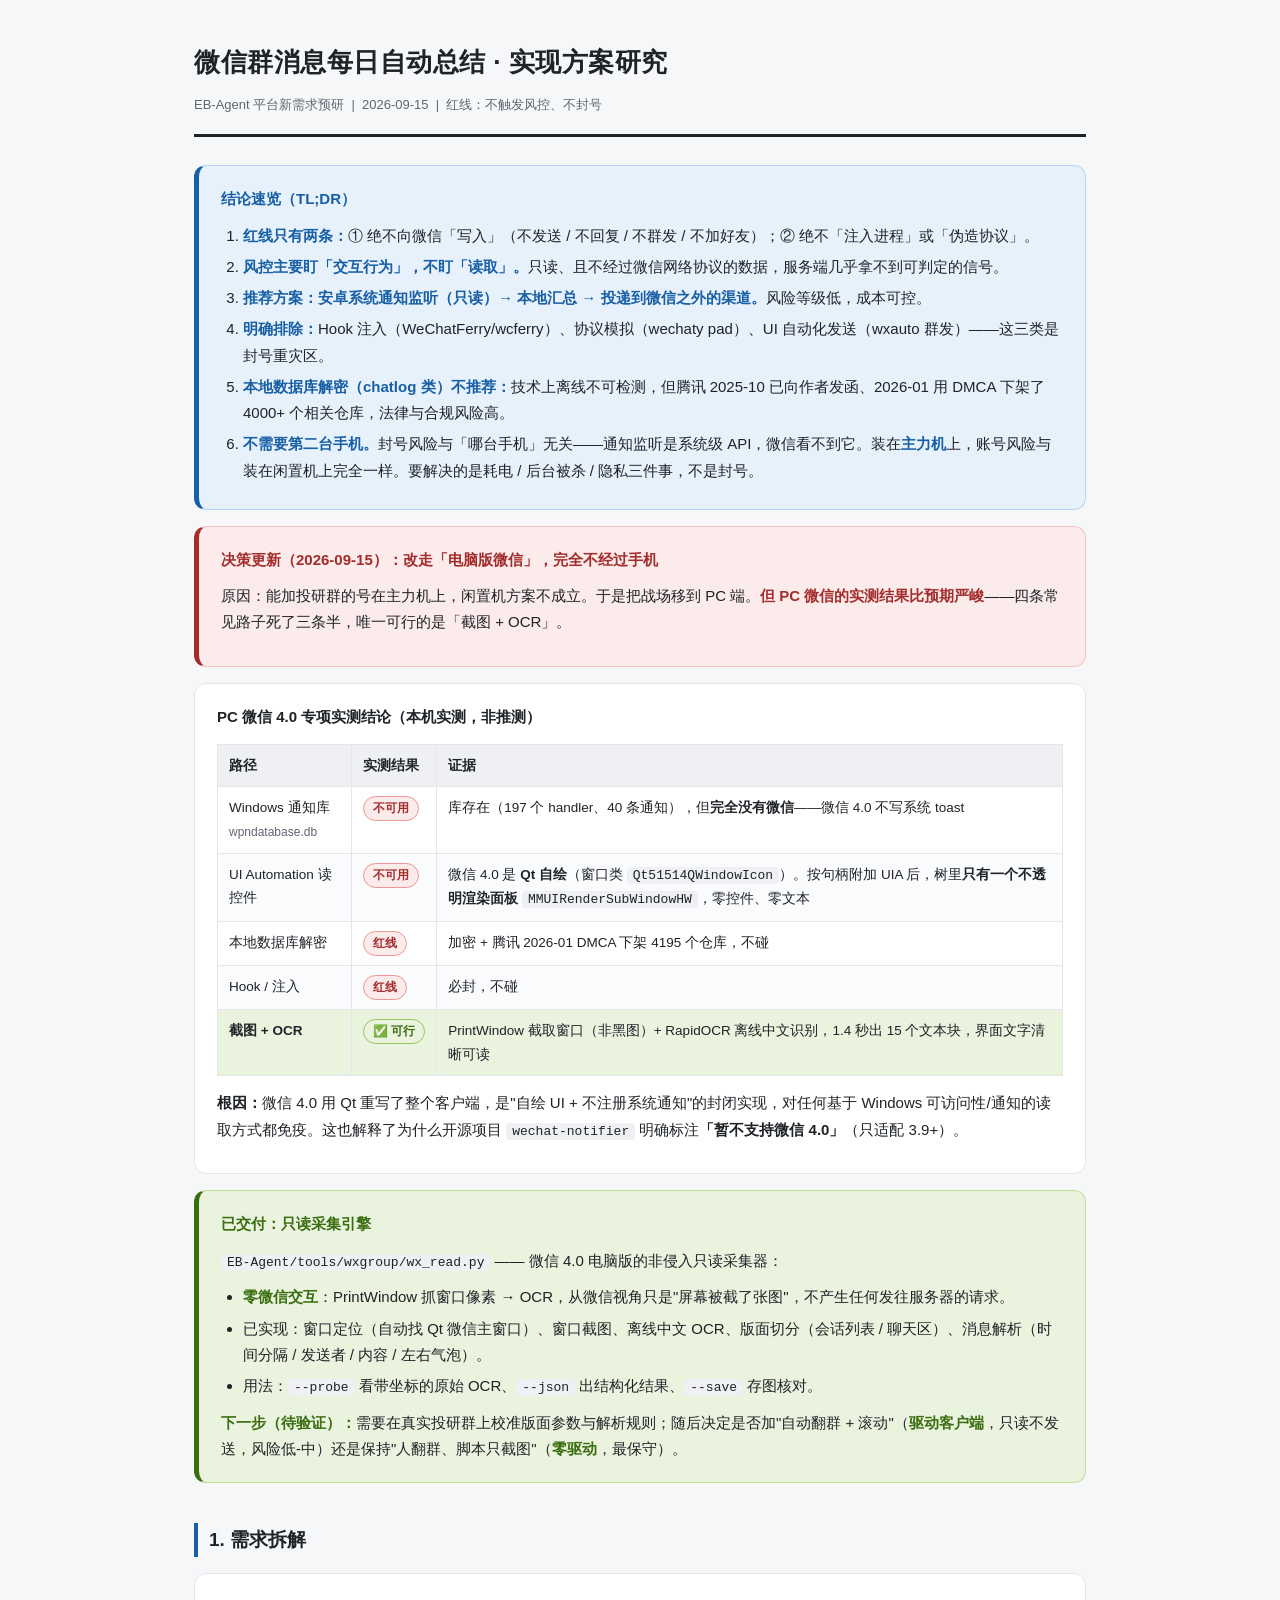
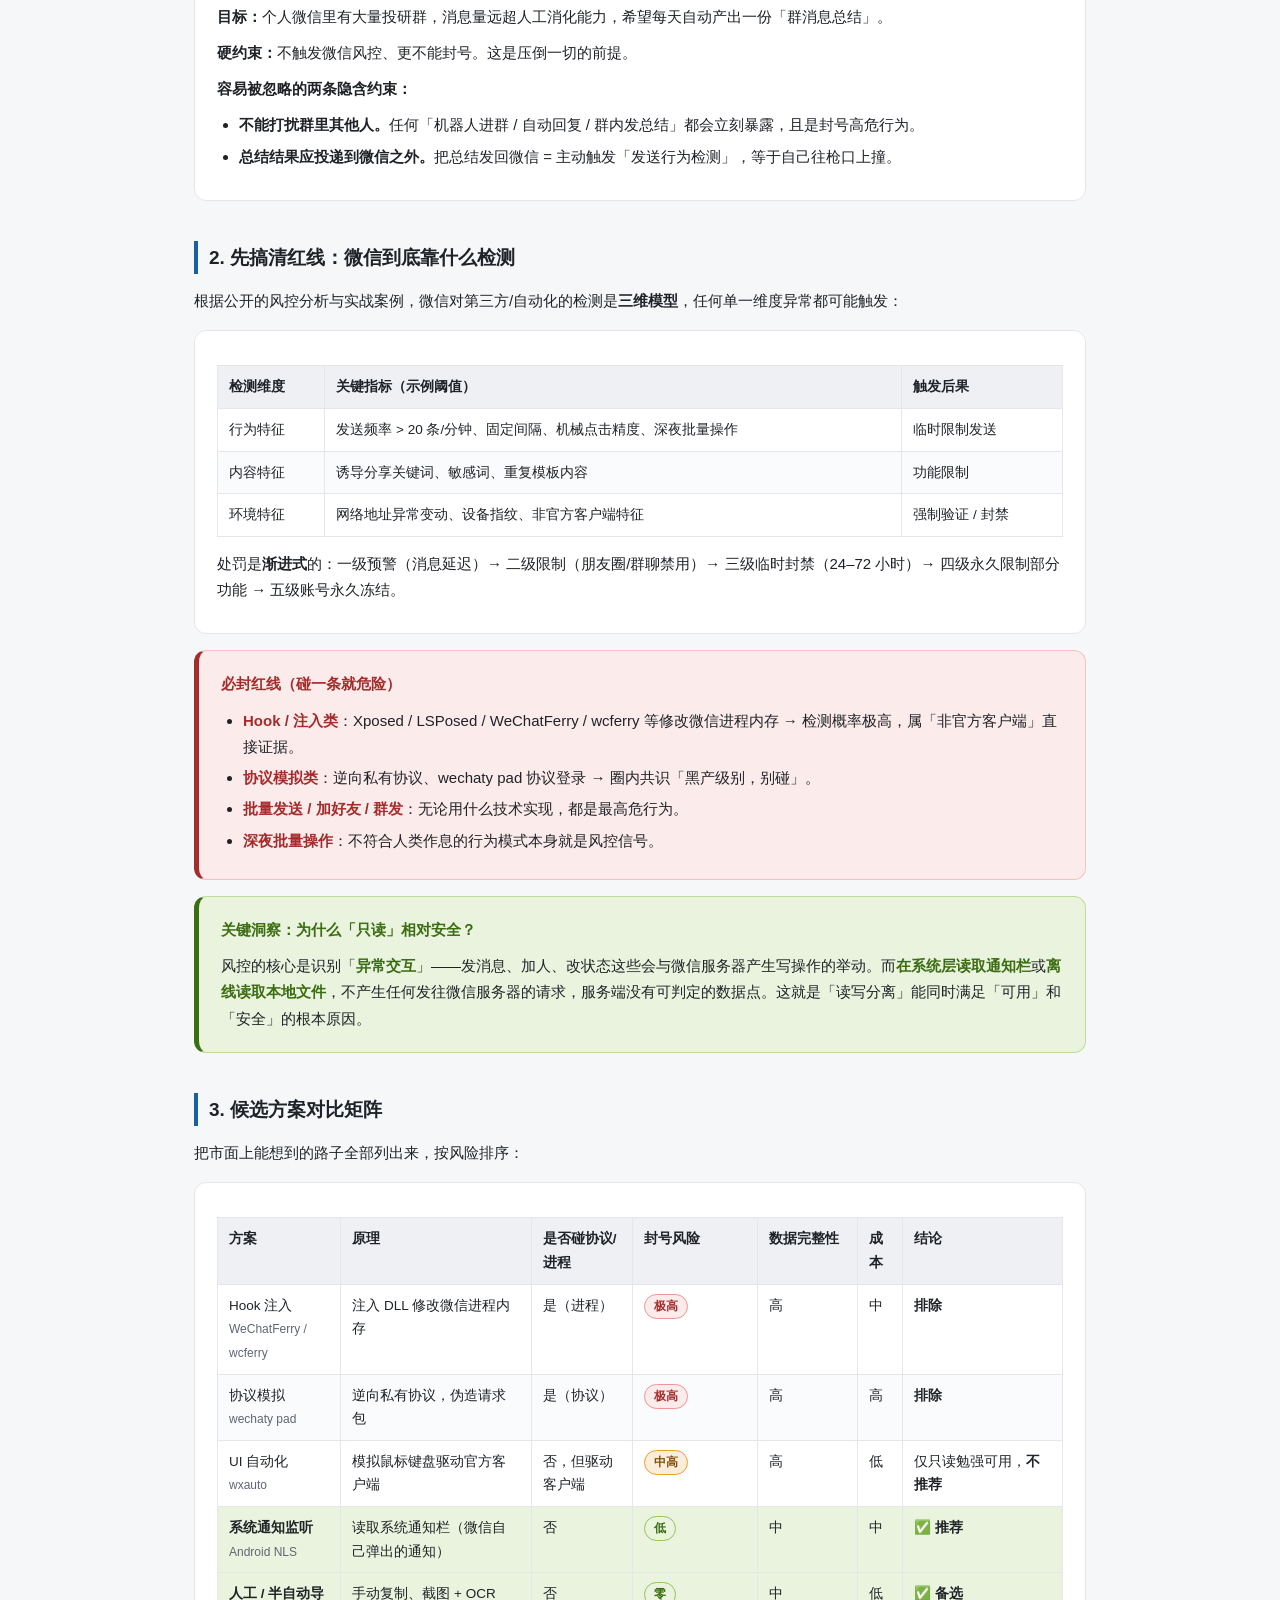
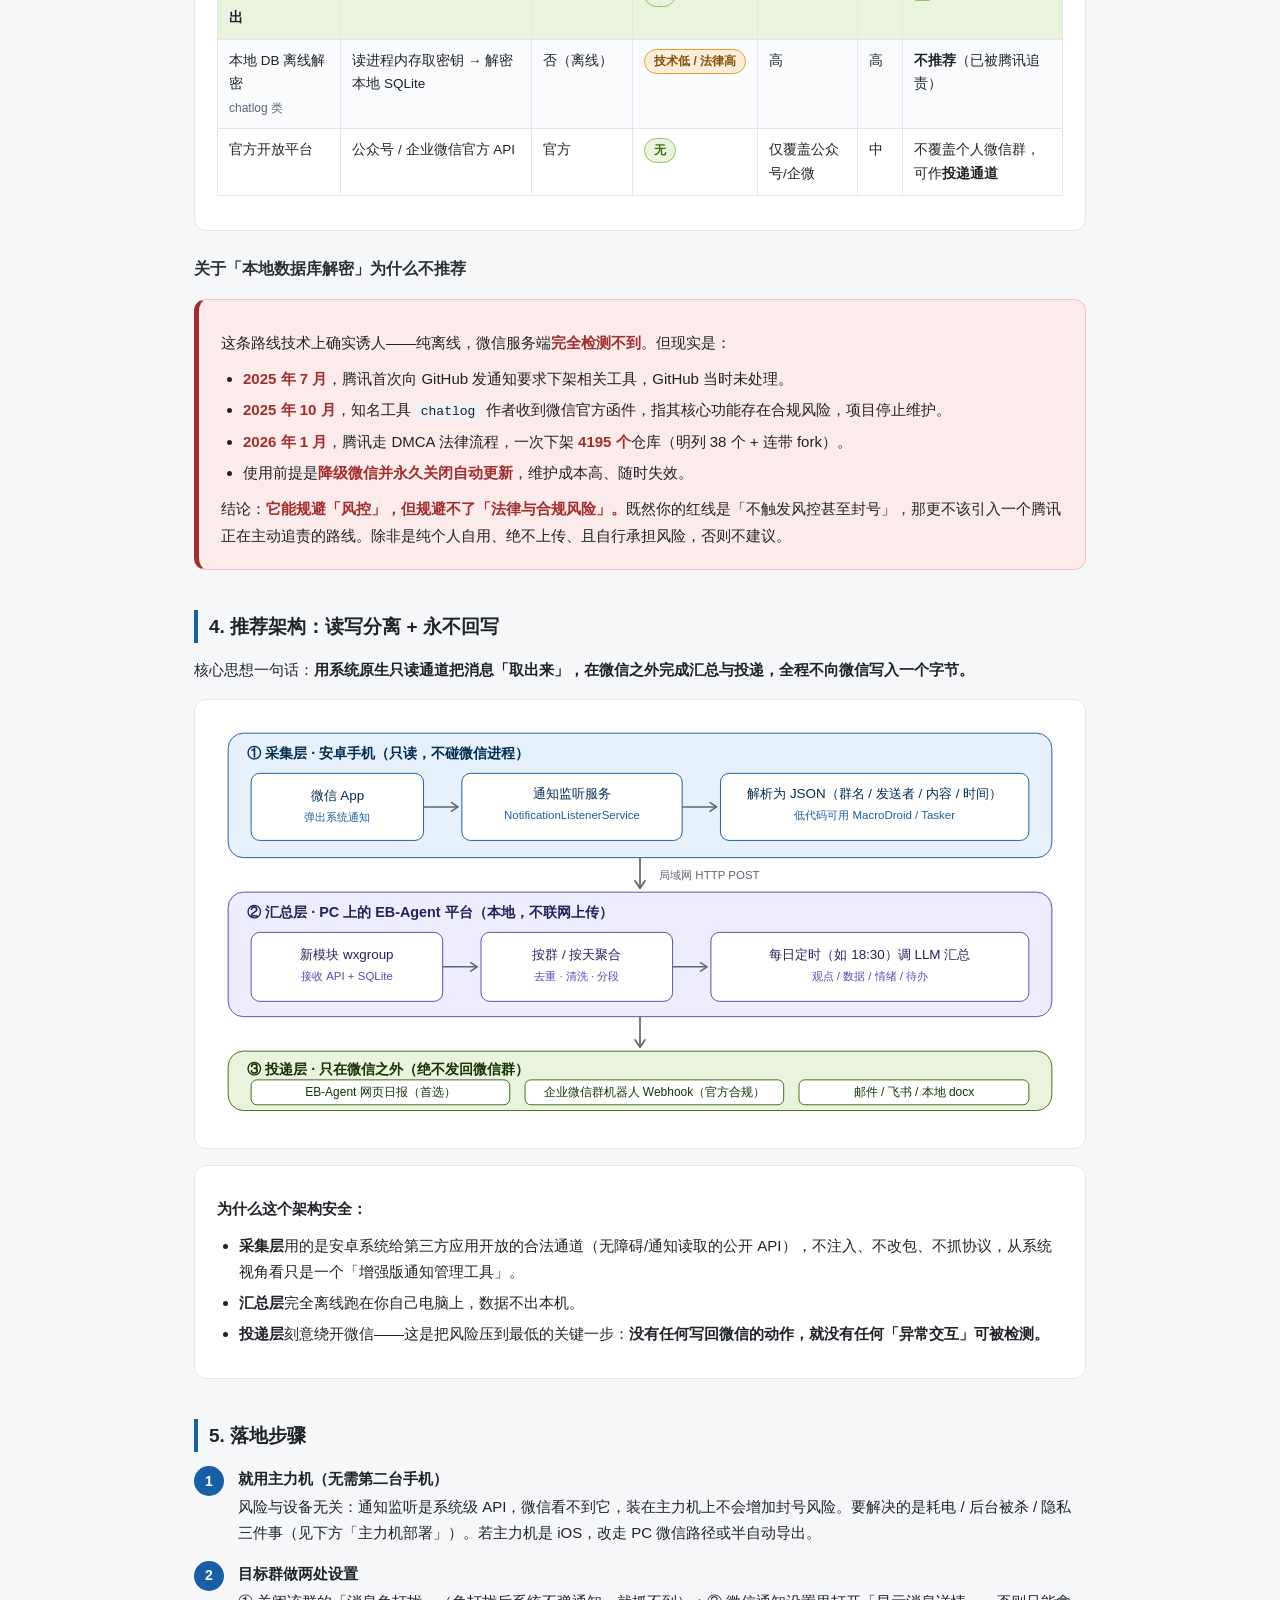
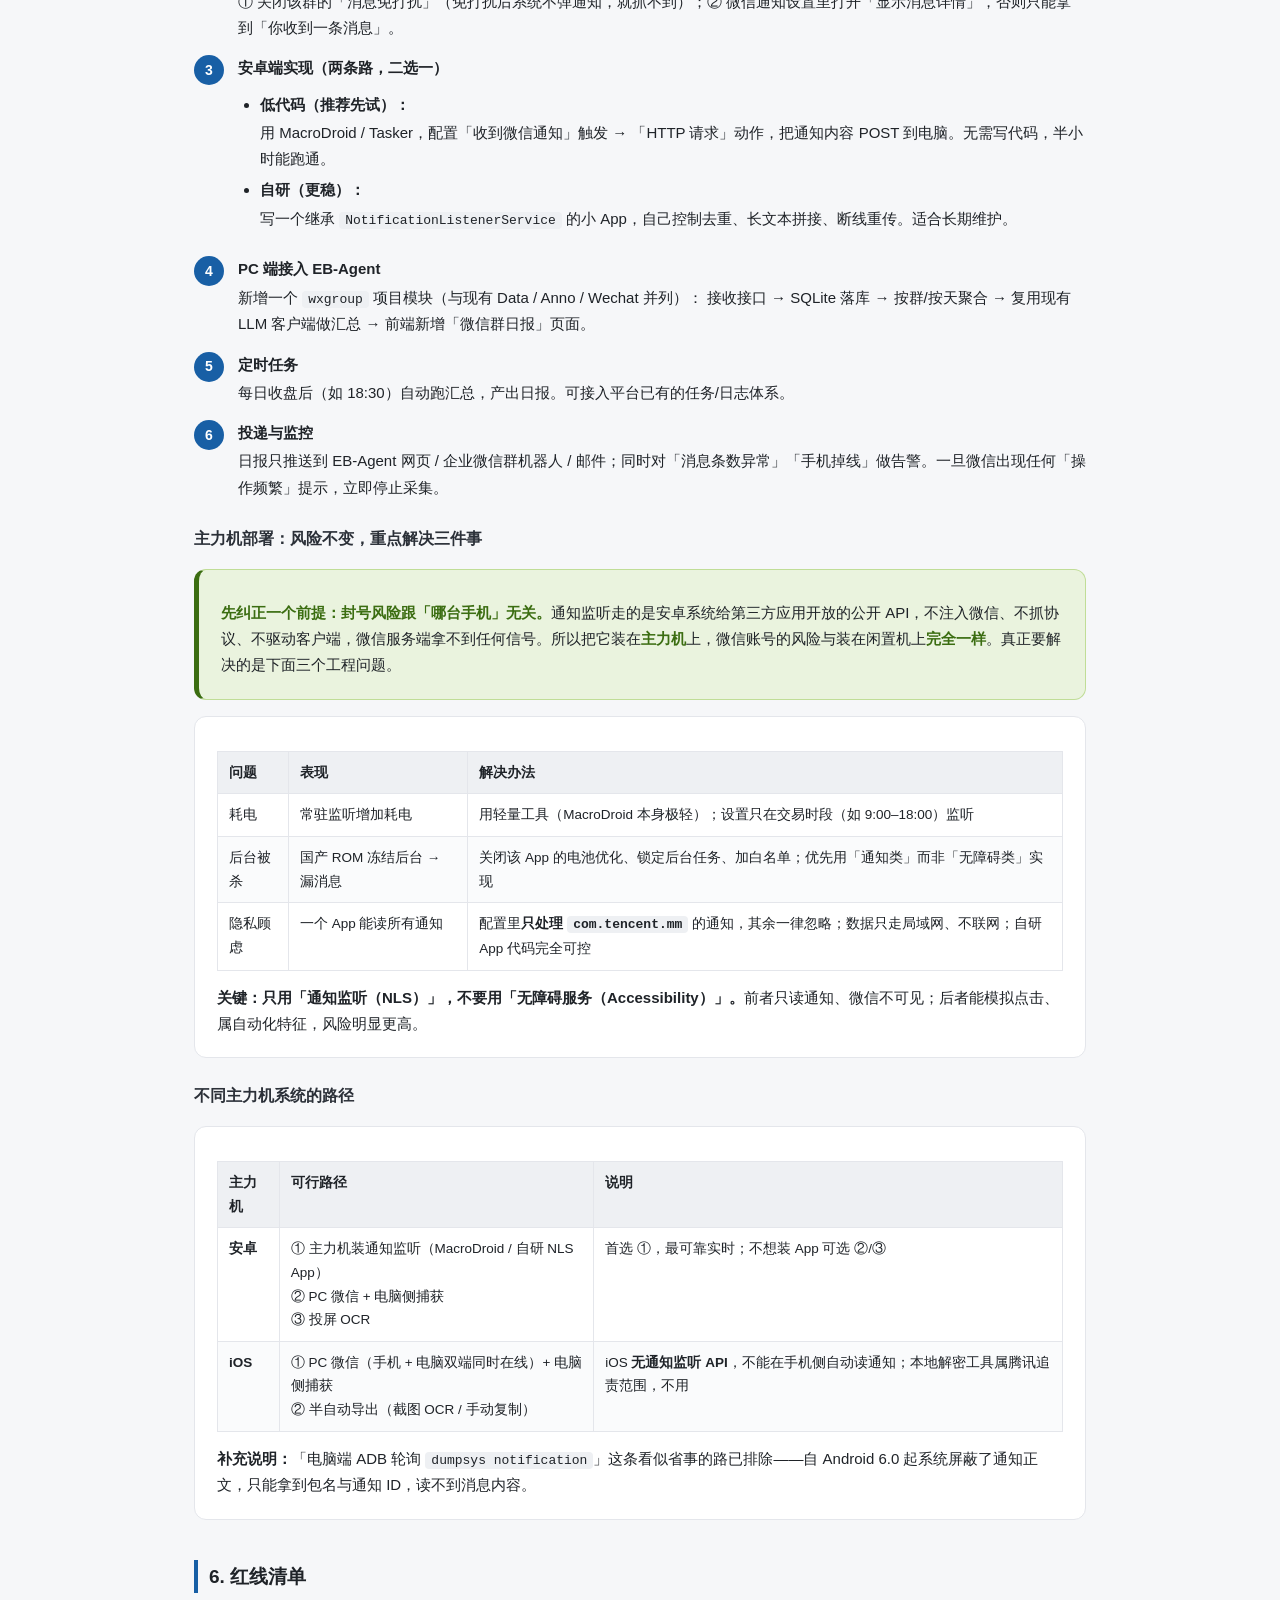
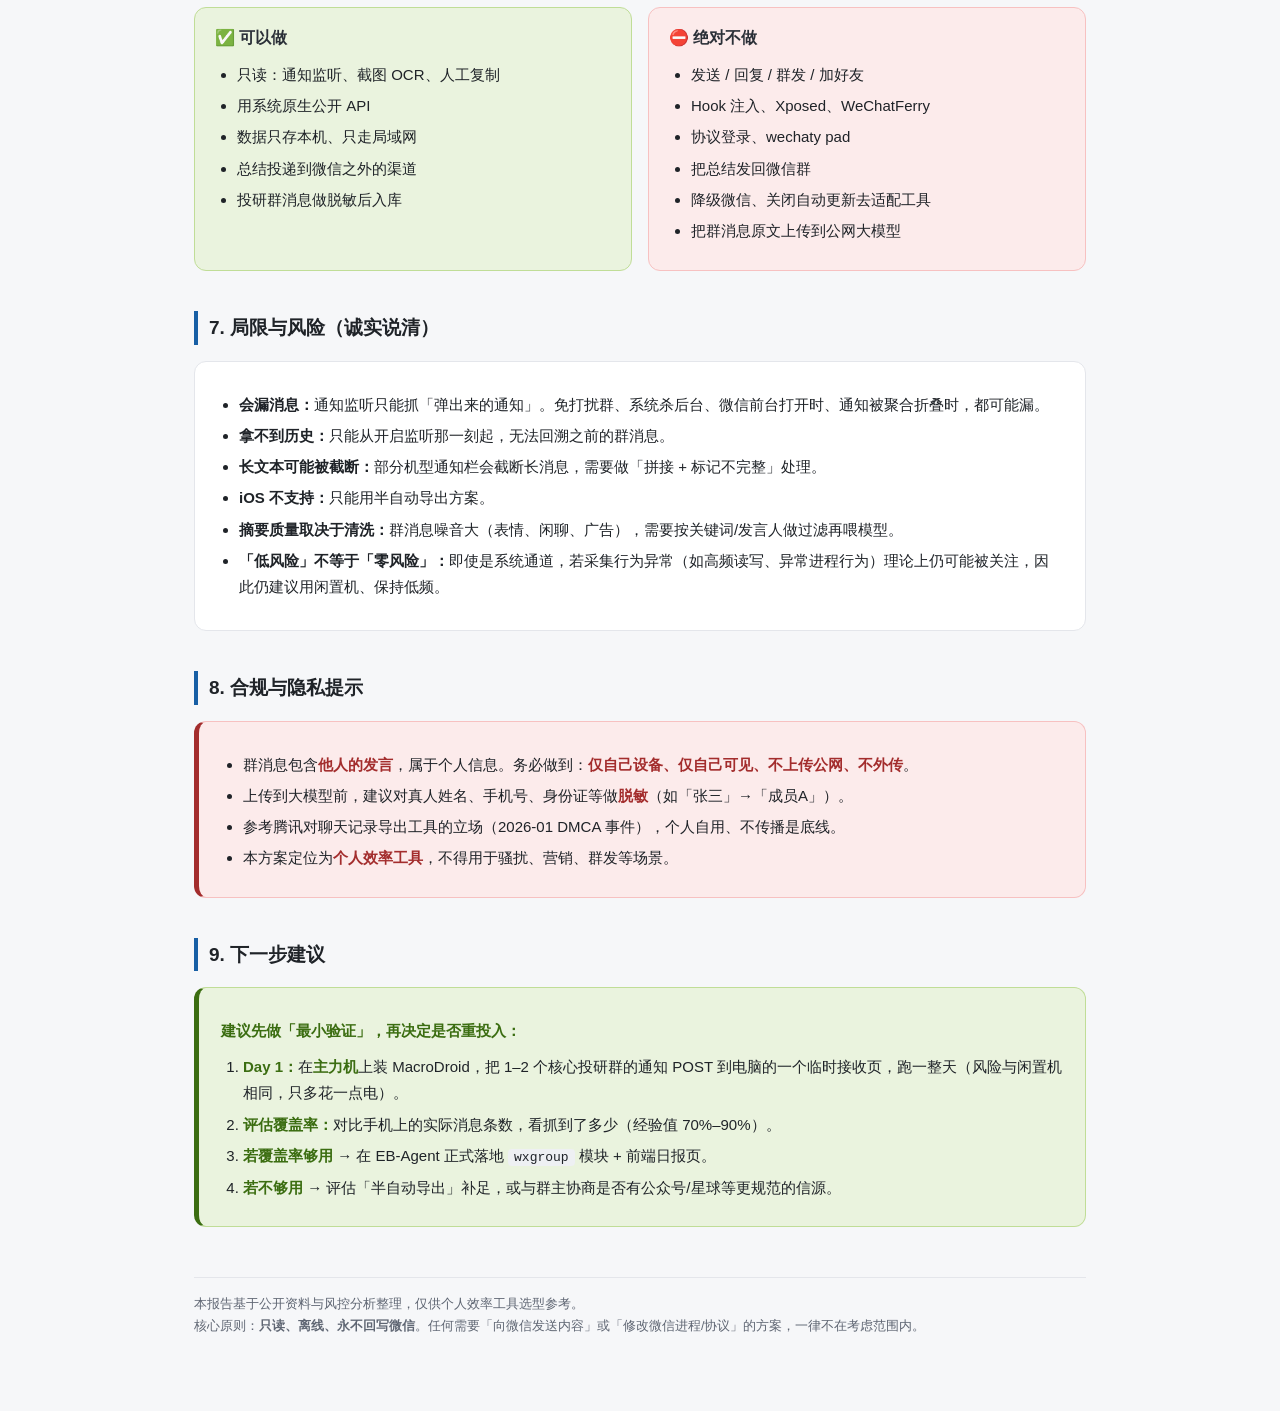
<file: docs/微信群每日自动总结_方案研究.html>
<!DOCTYPE html>
<html lang="zh-CN">
<head>
<meta charset="UTF-8">
<meta name="viewport" content="width=device-width, initial-scale=1.0">
<title>微信群消息每日自动总结 · 实现方案研究</title>
<style>
  :root{
    --bg:#f6f7f9; --card:#ffffff; --line:#e4e6eb; --ink:#1f2328; --muted:#5f6673;
    --blue:#185fa5; --blue-bg:#e6f1fb; --teal:#0f6e56; --teal-bg:#e1f5ee;
    --purple:#534ab7; --purple-bg:#eeedfe; --amber:#854f0b; --amber-bg:#faeeda;
    --green:#3b6d11; --green-bg:#eaf3de; --red:#a32d2d; --red-bg:#fcebeb;
  }
  *{box-sizing:border-box}
  body{margin:0;background:var(--bg);color:var(--ink);
    font-family:-apple-system,"Segoe UI","PingFang SC","Microsoft YaHei",sans-serif;
    line-height:1.75;font-size:15px}
  .wrap{max-width:940px;margin:0 auto;padding:40px 24px 80px}
  header{border-bottom:3px solid var(--ink);padding-bottom:18px;margin-bottom:28px}
  h1{font-size:26px;margin:0 0 8px;font-weight:600;letter-spacing:.5px}
  .sub{color:var(--muted);font-size:13px}
  h2{font-size:19px;margin:40px 0 14px;padding-left:11px;border-left:4px solid var(--blue);font-weight:600}
  h3{font-size:16px;margin:24px 0 10px;font-weight:600;color:#2b3038}
  p{margin:10px 0}
  ul,ol{margin:10px 0;padding-left:22px}
  li{margin:5px 0}
  code{background:#eef0f3;padding:1px 6px;border-radius:4px;font-family:"Cascadia Mono",Consolas,monospace;font-size:13px}
  .card{background:var(--card);border:1px solid var(--line);border-radius:12px;padding:20px 22px;margin:16px 0}
  .tldr{background:var(--blue-bg);border:1px solid #b5d4f4;border-left:5px solid var(--blue)}
  .tldr b{color:var(--blue)}
  .warn{background:var(--red-bg);border:1px solid #f7c1c1;border-left:5px solid var(--red)}
  .warn b{color:var(--red)}
  .ok{background:var(--green-bg);border:1px solid #c0dd97;border-left:5px solid var(--green)}
  .ok b{color:var(--green)}
  table{width:100%;border-collapse:collapse;margin:14px 0;font-size:13.5px}
  th,td{border:1px solid var(--line);padding:9px 11px;text-align:left;vertical-align:top}
  th{background:#eef0f3;font-weight:600}
  tbody tr:nth-child(even){background:#fafbfc}
  .pill{display:inline-block;padding:1px 9px;border-radius:20px;font-size:12px;font-weight:600;white-space:nowrap}
  .p-red{background:var(--red-bg);color:var(--red);border:1px solid #f09595}
  .p-amber{background:var(--amber-bg);color:var(--amber);border:1px solid #ef9f27}
  .p-green{background:var(--green-bg);color:var(--green);border:1px solid #97c459}
  .p-gray{background:#eef0f3;color:#5f5e5a;border:1px solid #b4b2a9}
  .two{display:grid;grid-template-columns:1fr 1fr;gap:16px}
  @media(max-width:720px){.two{grid-template-columns:1fr}}
  .dolist{background:var(--green-bg);border:1px solid #c0dd97;border-radius:12px;padding:16px 20px}
  .dontlist{background:var(--red-bg);border:1px solid #f7c1c1;border-radius:12px;padding:16px 20px}
  .dolist h3,.dontlist h3{margin-top:0}
  .flow{background:var(--card);border:1px solid var(--line);border-radius:12px;padding:14px;margin:16px 0;overflow-x:auto}
  .step{display:flex;gap:14px;margin:14px 0;align-items:flex-start}
  .num{flex:0 0 30px;height:30px;border-radius:50%;background:var(--blue);color:#fff;
    display:flex;align-items:center;justify-content:center;font-weight:600;font-size:14px}
  .step-body{flex:1}
  .step-body b{display:block;margin-bottom:2px}
  .foot{margin-top:50px;padding-top:16px;border-top:1px solid var(--line);color:var(--muted);font-size:12.5px}
  .kbd{font-size:12px;color:var(--muted)}
  hr{border:none;border-top:1px solid var(--line);margin:30px 0}
</style>
</head>
<body>
<div class="wrap">

<header>
  <h1>微信群消息每日自动总结 · 实现方案研究</h1>
  <div class="sub">EB-Agent 平台新需求预研 &nbsp;|&nbsp; 2026-09-15 &nbsp;|&nbsp; 红线：不触发风控、不封号</div>
</header>

<div class="card tldr">
  <b>结论速览（TL;DR）</b>
  <ol style="margin-bottom:0">
    <li><b>红线只有两条：</b>① 绝不向微信「写入」（不发送 / 不回复 / 不群发 / 不加好友）；② 绝不「注入进程」或「伪造协议」。</li>
    <li><b>风控主要盯「交互行为」，不盯「读取」。</b>只读、且不经过微信网络协议的数据，服务端几乎拿不到可判定的信号。</li>
    <li><b>推荐方案：安卓系统通知监听（只读）→ 本地汇总 → 投递到微信之外的渠道。</b>风险等级低，成本可控。</li>
    <li><b>明确排除：</b>Hook 注入（WeChatFerry/wcferry）、协议模拟（wechaty pad）、UI 自动化发送（wxauto 群发）——这三类是封号重灾区。</li>
    <li><b>本地数据库解密（chatlog 类）不推荐：</b>技术上离线不可检测，但腾讯 2025-10 已向作者发函、2026-01 用 DMCA 下架了 4000+ 个相关仓库，法律与合规风险高。</li>
    <li><b>不需要第二台手机。</b>封号风险与「哪台手机」无关——通知监听是系统级 API，微信看不到它。装在<b>主力机</b>上，账号风险与装在闲置机上完全一样。要解决的是耗电 / 后台被杀 / 隐私三件事，不是封号。</li>
  </ol>
</div>

<div class="card warn">
  <b>决策更新（2026-09-15）：改走「电脑版微信」，完全不经过手机</b>
  <p>原因：能加投研群的号在主力机上，闲置机方案不成立。于是把战场移到 PC 端。<b>但 PC 微信的实测结果比预期严峻</b>——四条常见路子死了三条半，唯一可行的是「截图 + OCR」。</p>
</div>

<div class="card">
  <b>PC 微信 4.0 专项实测结论（本机实测，非推测）</b>
  <table>
    <thead><tr><th>路径</th><th>实测结果</th><th>证据</th></tr></thead>
    <tbody>
      <tr><td>Windows 通知库<br><span class="kbd">wpndatabase.db</span></td><td><span class="pill p-red">不可用</span></td><td>库存在（197 个 handler、40 条通知），但<b>完全没有微信</b>——微信 4.0 不写系统 toast</td></tr>
      <tr><td>UI Automation 读控件</td><td><span class="pill p-red">不可用</span></td><td>微信 4.0 是 <b>Qt 自绘</b>（窗口类 <code>Qt51514QWindowIcon</code>）。按句柄附加 UIA 后，树里<b>只有一个不透明渲染面板</b> <code>MMUIRenderSubWindowHW</code>，零控件、零文本</td></tr>
      <tr><td>本地数据库解密</td><td><span class="pill p-red">红线</span></td><td>加密 + 腾讯 2026-01 DMCA 下架 4195 个仓库，不碰</td></tr>
      <tr><td>Hook / 注入</td><td><span class="pill p-red">红线</span></td><td>必封，不碰</td></tr>
      <tr style="background:#eaf3de"><td><b>截图 + OCR</b></td><td><span class="pill p-green">✅ 可行</span></td><td>PrintWindow 截取窗口（非黑图）+ RapidOCR 离线中文识别，1.4 秒出 15 个文本块，界面文字清晰可读</td></tr>
    </tbody>
  </table>
  <p><b>根因：</b>微信 4.0 用 Qt 重写了整个客户端，是"自绘 UI + 不注册系统通知"的封闭实现，对任何基于 Windows 可访问性/通知的读取方式都免疫。这也解释了为什么开源项目 <code>wechat-notifier</code> 明确标注<b>「暂不支持微信 4.0」</b>（只适配 3.9+）。</p>
</div>

<div class="card ok">
  <b>已交付：只读采集引擎</b>
  <p><code>EB-Agent/tools/wxgroup/wx_read.py</code> —— 微信 4.0 电脑版的非侵入只读采集器：</p>
  <ul>
    <li><b>零微信交互</b>：PrintWindow 抓窗口像素 → OCR，从微信视角只是"屏幕被截了张图"，不产生任何发往服务器的请求。</li>
    <li>已实现：窗口定位（自动找 Qt 微信主窗口）、窗口截图、离线中文 OCR、版面切分（会话列表 / 聊天区）、消息解析（时间分隔 / 发送者 / 内容 / 左右气泡）。</li>
    <li>用法：<code>--probe</code> 看带坐标的原始 OCR、<code>--json</code> 出结构化结果、<code>--save</code> 存图核对。</li>
  </ul>
  <p style="margin-bottom:0"><b>下一步（待验证）：</b>需要在真实投研群上校准版面参数与解析规则；随后决定是否加"自动翻群 + 滚动"（<b>驱动客户端</b>，只读不发送，风险低-中）还是保持"人翻群、脚本只截图"（<b>零驱动</b>，最保守）。</p>
</div>

<h2>1. 需求拆解</h2>
<div class="card">
  <p><b>目标：</b>个人微信里有大量投研群，消息量远超人工消化能力，希望每天自动产出一份「群消息总结」。</p>
  <p><b>硬约束：</b>不触发微信风控、更不能封号。这是压倒一切的前提。</p>
  <p><b>容易被忽略的两条隐含约束：</b></p>
  <ul>
    <li><b>不能打扰群里其他人。</b>任何「机器人进群 / 自动回复 / 群内发总结」都会立刻暴露，且是封号高危行为。</li>
    <li><b>总结结果应投递到微信之外。</b>把总结发回微信 = 主动触发「发送行为检测」，等于自己往枪口上撞。</li>
  </ul>
</div>

<h2>2. 先搞清红线：微信到底靠什么检测</h2>
<p>根据公开的风控分析与实战案例，微信对第三方/自动化的检测是<b>三维模型</b>，任何单一维度异常都可能触发：</p>
<div class="card">
<table>
  <thead><tr><th>检测维度</th><th>关键指标（示例阈值）</th><th>触发后果</th></tr></thead>
  <tbody>
    <tr><td>行为特征</td><td>发送频率 &gt; 20 条/分钟、固定间隔、机械点击精度、深夜批量操作</td><td>临时限制发送</td></tr>
    <tr><td>内容特征</td><td>诱导分享关键词、敏感词、重复模板内容</td><td>功能限制</td></tr>
    <tr><td>环境特征</td><td>网络地址异常变动、设备指纹、非官方客户端特征</td><td>强制验证 / 封禁</td></tr>
  </tbody>
</table>
<p>处罚是<b>渐进式</b>的：一级预警（消息延迟）→ 二级限制（朋友圈/群聊禁用）→ 三级临时封禁（24–72 小时）→ 四级永久限制部分功能 → 五级账号永久冻结。</p>
</div>

<div class="card warn">
  <b>必封红线（碰一条就危险）</b>
  <ul style="margin-bottom:0">
    <li><b>Hook / 注入类</b>：Xposed / LSPosed / WeChatFerry / wcferry 等修改微信进程内存 → 检测概率极高，属「非官方客户端」直接证据。</li>
    <li><b>协议模拟类</b>：逆向私有协议、wechaty pad 协议登录 → 圈内共识「黑产级别，别碰」。</li>
    <li><b>批量发送 / 加好友 / 群发</b>：无论用什么技术实现，都是最高危行为。</li>
    <li><b>深夜批量操作</b>：不符合人类作息的行为模式本身就是风控信号。</li>
  </ul>
</div>

<div class="card ok">
  <b>关键洞察：为什么「只读」相对安全？</b>
  <p style="margin-bottom:0">风控的核心是识别「<b>异常交互</b>」——发消息、加人、改状态这些会与微信服务器产生写操作的举动。而<b>在系统层读取通知栏</b>或<b>离线读取本地文件</b>，不产生任何发往微信服务器的请求，服务端没有可判定的数据点。这就是「读写分离」能同时满足「可用」和「安全」的根本原因。</p>
</div>

<h2>3. 候选方案对比矩阵</h2>
<p>把市面上能想到的路子全部列出来，按风险排序：</p>
<div class="card">
<table>
  <thead><tr><th>方案</th><th>原理</th><th>是否碰协议/进程</th><th>封号风险</th><th>数据完整性</th><th>成本</th><th>结论</th></tr></thead>
  <tbody>
    <tr>
      <td>Hook 注入<br><span class="kbd">WeChatFerry / wcferry</span></td>
      <td>注入 DLL 修改微信进程内存</td>
      <td>是（进程）</td>
      <td><span class="pill p-red">极高</span></td>
      <td>高</td><td>中</td>
      <td><b>排除</b></td>
    </tr>
    <tr>
      <td>协议模拟<br><span class="kbd">wechaty pad</span></td>
      <td>逆向私有协议，伪造请求包</td>
      <td>是（协议）</td>
      <td><span class="pill p-red">极高</span></td>
      <td>高</td><td>高</td>
      <td><b>排除</b></td>
    </tr>
    <tr>
      <td>UI 自动化<br><span class="kbd">wxauto</span></td>
      <td>模拟鼠标键盘驱动官方客户端</td>
      <td>否，但驱动客户端</td>
      <td><span class="pill p-amber">中高</span></td>
      <td>高</td><td>低</td>
      <td>仅只读勉强可用，<b>不推荐</b></td>
    </tr>
    <tr style="background:#eaf3de">
      <td><b>系统通知监听</b><br><span class="kbd">Android NLS</span></td>
      <td>读取系统通知栏（微信自己弹出的通知）</td>
      <td>否</td>
      <td><span class="pill p-green">低</span></td>
      <td>中</td><td>中</td>
      <td><b>✅ 推荐</b></td>
    </tr>
    <tr style="background:#eaf3de">
      <td><b>人工 / 半自动导出</b></td>
      <td>手动复制、截图 + OCR</td>
      <td>否</td>
      <td><span class="pill p-green">零</span></td>
      <td>中</td><td>低</td>
      <td><b>✅ 备选</b></td>
    </tr>
    <tr>
      <td>本地 DB 离线解密<br><span class="kbd">chatlog 类</span></td>
      <td>读进程内存取密钥 → 解密本地 SQLite</td>
      <td>否（离线）</td>
      <td><span class="pill p-amber">技术低 / 法律高</span></td>
      <td>高</td><td>高</td>
      <td><b>不推荐</b>（已被腾讯追责）</td>
    </tr>
    <tr>
      <td>官方开放平台</td>
      <td>公众号 / 企业微信官方 API</td>
      <td>官方</td>
      <td><span class="pill p-green">无</span></td>
      <td>仅覆盖公众号/企微</td><td>中</td>
      <td>不覆盖个人微信群，可作<b>投递通道</b></td>
    </tr>
  </tbody>
</table>
</div>

<h3>关于「本地数据库解密」为什么不推荐</h3>
<div class="card warn">
  <p>这条路线技术上确实诱人——纯离线，微信服务端<b>完全检测不到</b>。但现实是：</p>
  <ul>
    <li><b>2025 年 7 月</b>，腾讯首次向 GitHub 发通知要求下架相关工具，GitHub 当时未处理。</li>
    <li><b>2025 年 10 月</b>，知名工具 <code>chatlog</code> 作者收到微信官方函件，指其核心功能存在合规风险，项目停止维护。</li>
    <li><b>2026 年 1 月</b>，腾讯走 DMCA 法律流程，一次下架 <b>4195 个</b>仓库（明列 38 个 + 连带 fork）。</li>
    <li>使用前提是<b>降级微信并永久关闭自动更新</b>，维护成本高、随时失效。</li>
  </ul>
  <p style="margin-bottom:0">结论：<b>它能规避「风控」，但规避不了「法律与合规风险」。</b>既然你的红线是「不触发风控甚至封号」，那更不该引入一个腾讯正在主动追责的路线。除非是纯个人自用、绝不上传、且自行承担风险，否则不建议。</p>
</div>

<h2>4. 推荐架构：读写分离 + 永不回写</h2>
<p>核心思想一句话：<b>用系统原生只读通道把消息「取出来」，在微信之外完成汇总与投递，全程不向微信写入一个字节。</b></p>

<div class="flow">
<svg viewBox="0 0 900 430" width="100%" style="min-width:820px" role="img" aria-label="推荐架构图">
  <defs>
    <marker id="a" viewBox="0 0 10 10" refX="8" refY="5" markerWidth="7" markerHeight="7" orient="auto-start-reverse">
      <path d="M2 1L8 5L2 9" fill="none" stroke="#5f6673" stroke-width="1.5" stroke-linecap="round" stroke-linejoin="round"/>
    </marker>
  </defs>

  <rect x="20" y="20" width="860" height="130" rx="16" fill="#e6f1fb" stroke="#185fa5" stroke-width="1"/>
  <text x="40" y="46" font-size="15" font-weight="600" fill="#042c53">① 采集层 · 安卓手机（只读，不碰微信进程）</text>
  <rect x="44" y="62" width="180" height="70" rx="9" fill="#fff" stroke="#185fa5"/>
  <text x="134" y="90" font-size="14" text-anchor="middle" fill="#042c53">微信 App</text>
  <text x="134" y="112" font-size="12" text-anchor="middle" fill="#185fa5">弹出系统通知</text>
  <rect x="264" y="62" width="230" height="70" rx="9" fill="#fff" stroke="#185fa5"/>
  <text x="379" y="88" font-size="14" text-anchor="middle" fill="#042c53">通知监听服务</text>
  <text x="379" y="110" font-size="12" text-anchor="middle" fill="#185fa5">NotificationListenerService</text>
  <rect x="534" y="62" width="322" height="70" rx="9" fill="#fff" stroke="#185fa5"/>
  <text x="695" y="88" font-size="14" text-anchor="middle" fill="#042c53">解析为 JSON（群名 / 发送者 / 内容 / 时间）</text>
  <text x="695" y="110" font-size="12" text-anchor="middle" fill="#185fa5">低代码可用 MacroDroid / Tasker</text>
  <line x1="224" y1="97" x2="260" y2="97" stroke="#5f6673" stroke-width="1.6" marker-end="url(#a)"/>
  <line x1="494" y1="97" x2="530" y2="97" stroke="#5f6673" stroke-width="1.6" marker-end="url(#a)"/>

  <line x1="450" y1="150" x2="450" y2="182" stroke="#5f6673" stroke-width="1.8" marker-end="url(#a)"/>
  <text x="470" y="172" font-size="12" fill="#5f6673">局域网 HTTP POST</text>

  <rect x="20" y="186" width="860" height="130" rx="16" fill="#eeedfe" stroke="#534ab7" stroke-width="1"/>
  <text x="40" y="212" font-size="15" font-weight="600" fill="#26215c">② 汇总层 · PC 上的 EB-Agent 平台（本地，不联网上传）</text>
  <rect x="44" y="228" width="200" height="72" rx="9" fill="#fff" stroke="#534ab7"/>
  <text x="144" y="256" font-size="14" text-anchor="middle" fill="#26215c">新模块 wxgroup</text>
  <text x="144" y="278" font-size="12" text-anchor="middle" fill="#534ab7">接收 API + SQLite</text>
  <rect x="284" y="228" width="200" height="72" rx="9" fill="#fff" stroke="#534ab7"/>
  <text x="384" y="256" font-size="14" text-anchor="middle" fill="#26215c">按群 / 按天聚合</text>
  <text x="384" y="278" font-size="12" text-anchor="middle" fill="#534ab7">去重 · 清洗 · 分段</text>
  <rect x="524" y="228" width="332" height="72" rx="9" fill="#fff" stroke="#534ab7"/>
  <text x="690" y="256" font-size="14" text-anchor="middle" fill="#26215c">每日定时（如 18:30）调 LLM 汇总</text>
  <text x="690" y="278" font-size="12" text-anchor="middle" fill="#534ab7">观点 / 数据 / 情绪 / 待办</text>
  <line x1="244" y1="264" x2="280" y2="264" stroke="#5f6673" stroke-width="1.6" marker-end="url(#a)"/>
  <line x1="484" y1="264" x2="520" y2="264" stroke="#5f6673" stroke-width="1.6" marker-end="url(#a)"/>

  <line x1="450" y1="316" x2="450" y2="348" stroke="#5f6673" stroke-width="1.8" marker-end="url(#a)"/>

  <rect x="20" y="352" width="860" height="62" rx="16" fill="#eaf3de" stroke="#3b6d11" stroke-width="1"/>
  <text x="40" y="376" font-size="15" font-weight="600" fill="#173404">③ 投递层 · 只在微信之外（绝不发回微信群）</text>
  <rect x="44" y="382" width="270" height="26" rx="6" fill="#fff" stroke="#3b6d11"/>
  <text x="179" y="399" font-size="12.5" text-anchor="middle" fill="#173404">EB-Agent 网页日报（首选）</text>
  <rect x="330" y="382" width="270" height="26" rx="6" fill="#fff" stroke="#3b6d11"/>
  <text x="465" y="399" font-size="12.5" text-anchor="middle" fill="#173404">企业微信群机器人 Webhook（官方合规）</text>
  <rect x="616" y="382" width="240" height="26" rx="6" fill="#fff" stroke="#3b6d11"/>
  <text x="736" y="399" font-size="12.5" text-anchor="middle" fill="#173404">邮件 / 飞书 / 本地 docx</text>
</svg>
</div>

<div class="card">
  <p><b>为什么这个架构安全：</b></p>
  <ul>
    <li><b>采集层</b>用的是安卓系统给第三方应用开放的合法通道（无障碍/通知读取的公开 API），不注入、不改包、不抓协议，从系统视角看只是一个「增强版通知管理工具」。</li>
    <li><b>汇总层</b>完全离线跑在你自己电脑上，数据不出本机。</li>
    <li><b>投递层</b>刻意绕开微信——这是把风险压到最低的关键一步：<b>没有任何写回微信的动作，就没有任何「异常交互」可被检测。</b></li>
  </ul>
</div>

<h2>5. 落地步骤</h2>

<div class="step"><div class="num">1</div><div class="step-body">
  <b>就用主力机（无需第二台手机）</b>
  风险与设备无关：通知监听是系统级 API，微信看不到它，装在主力机上不会增加封号风险。要解决的是耗电 / 后台被杀 / 隐私三件事（见下方「主力机部署」）。若主力机是 iOS，改走 PC 微信路径或半自动导出。
</div></div>

<div class="step"><div class="num">2</div><div class="step-body">
  <b>目标群做两处设置</b>
  ① 关闭该群的「消息免打扰」（免打扰后系统不弹通知，就抓不到）；② 微信通知设置里打开「显示消息详情」，否则只能拿到「你收到一条消息」。
</div></div>

<div class="step"><div class="num">3</div><div class="step-body">
  <b>安卓端实现（两条路，二选一）</b>
  <ul>
    <li><b>低代码（推荐先试）：</b>用 MacroDroid / Tasker，配置「收到微信通知」触发 → 「HTTP 请求」动作，把通知内容 POST 到电脑。无需写代码，半小时能跑通。</li>
    <li><b>自研（更稳）：</b>写一个继承 <code>NotificationListenerService</code> 的小 App，自己控制去重、长文本拼接、断线重传。适合长期维护。</li>
  </ul>
</div></div>

<div class="step"><div class="num">4</div><div class="step-body">
  <b>PC 端接入 EB-Agent</b>
  新增一个 <code>wxgroup</code> 项目模块（与现有 Data / Anno / Wechat 并列）：
  接收接口 → SQLite 落库 → 按群/按天聚合 → 复用现有 LLM 客户端做汇总 → 前端新增「微信群日报」页面。
</div></div>

<div class="step"><div class="num">5</div><div class="step-body">
  <b>定时任务</b>
  每日收盘后（如 18:30）自动跑汇总，产出日报。可接入平台已有的任务/日志体系。
</div></div>

<div class="step"><div class="num">6</div><div class="step-body">
  <b>投递与监控</b>
  日报只推送到 EB-Agent 网页 / 企业微信群机器人 / 邮件；同时对「消息条数异常」「手机掉线」做告警。一旦微信出现任何「操作频繁」提示，立即停止采集。
</div></div>

<h3>主力机部署：风险不变，重点解决三件事</h3>
<div class="card ok">
  <p style="margin-bottom:0"><b>先纠正一个前提：封号风险跟「哪台手机」无关。</b>通知监听走的是安卓系统给第三方应用开放的公开 API，不注入微信、不抓协议、不驱动客户端，微信服务端拿不到任何信号。所以把它装在<b>主力机</b>上，微信账号的风险与装在闲置机上<b>完全一样</b>。真正要解决的是下面三个工程问题。</p>
</div>
<div class="card">
<table>
  <thead><tr><th>问题</th><th>表现</th><th>解决办法</th></tr></thead>
  <tbody>
    <tr><td>耗电</td><td>常驻监听增加耗电</td><td>用轻量工具（MacroDroid 本身极轻）；设置只在交易时段（如 9:00–18:00）监听</td></tr>
    <tr><td>后台被杀</td><td>国产 ROM 冻结后台 → 漏消息</td><td>关闭该 App 的电池优化、锁定后台任务、加白名单；优先用「通知类」而非「无障碍类」实现</td></tr>
    <tr><td>隐私顾虑</td><td>一个 App 能读所有通知</td><td>配置里<b>只处理 <code>com.tencent.mm</code></b> 的通知，其余一律忽略；数据只走局域网、不联网；自研 App 代码完全可控</td></tr>
  </tbody>
</table>
<p style="margin-bottom:0"><b>关键：只用「通知监听（NLS）」，不要用「无障碍服务（Accessibility）」。</b>前者只读通知、微信不可见；后者能模拟点击、属自动化特征，风险明显更高。</p>
</div>

<h3>不同主力机系统的路径</h3>
<div class="card">
<table>
  <thead><tr><th>主力机</th><th>可行路径</th><th>说明</th></tr></thead>
  <tbody>
    <tr>
      <td><b>安卓</b></td>
      <td>① 主力机装通知监听（MacroDroid / 自研 NLS App）<br>② PC 微信 + 电脑侧捕获<br>③ 投屏 OCR</td>
      <td>首选 ①，最可靠实时；不想装 App 可选 ②/③</td>
    </tr>
    <tr>
      <td><b>iOS</b></td>
      <td>① PC 微信（手机 + 电脑双端同时在线）+ 电脑侧捕获<br>② 半自动导出（截图 OCR / 手动复制）</td>
      <td>iOS <b>无通知监听 API</b>，不能在手机侧自动读通知；本地解密工具属腾讯追责范围，不用</td>
    </tr>
  </tbody>
</table>
<p style="margin-bottom:0"><b>补充说明：</b>「电脑端 ADB 轮询 <code>dumpsys notification</code>」这条看似省事的路已排除——自 Android 6.0 起系统屏蔽了通知正文，只能拿到包名与通知 ID，读不到消息内容。</p>
</div>

<h2>6. 红线清单</h2>
<div class="two">
  <div class="dolist">
    <h3>✅ 可以做</h3>
    <ul>
      <li>只读：通知监听、截图 OCR、人工复制</li>
      <li>用系统原生公开 API</li>
      <li>数据只存本机、只走局域网</li>
      <li>总结投递到微信之外的渠道</li>
      <li>投研群消息做脱敏后入库</li>
    </ul>
  </div>
  <div class="dontlist">
    <h3>⛔ 绝对不做</h3>
    <ul>
      <li>发送 / 回复 / 群发 / 加好友</li>
      <li>Hook 注入、Xposed、WeChatFerry</li>
      <li>协议登录、wechaty pad</li>
      <li>把总结发回微信群</li>
      <li>降级微信、关闭自动更新去适配工具</li>
      <li>把群消息原文上传到公网大模型</li>
    </ul>
  </div>
</div>

<h2>7. 局限与风险（诚实说清）</h2>
<div class="card">
  <ul>
    <li><b>会漏消息：</b>通知监听只能抓「弹出来的通知」。免打扰群、系统杀后台、微信前台打开时、通知被聚合折叠时，都可能漏。</li>
    <li><b>拿不到历史：</b>只能从开启监听那一刻起，无法回溯之前的群消息。</li>
    <li><b>长文本可能被截断：</b>部分机型通知栏会截断长消息，需要做「拼接 + 标记不完整」处理。</li>
    <li><b>iOS 不支持：</b>只能用半自动导出方案。</li>
    <li><b>摘要质量取决于清洗：</b>群消息噪音大（表情、闲聊、广告），需要按关键词/发言人做过滤再喂模型。</li>
    <li><b>「低风险」不等于「零风险」：</b>即使是系统通道，若采集行为异常（如高频读写、异常进程行为）理论上仍可能被关注，因此仍建议用闲置机、保持低频。</li>
  </ul>
</div>

<h2>8. 合规与隐私提示</h2>
<div class="card warn">
  <ul style="margin-bottom:0">
    <li>群消息包含<b>他人的发言</b>，属于个人信息。务必做到：<b>仅自己设备、仅自己可见、不上传公网、不外传</b>。</li>
    <li>上传到大模型前，建议对真人姓名、手机号、身份证等做<b>脱敏</b>（如「张三」→「成员A」）。</li>
    <li>参考腾讯对聊天记录导出工具的立场（2026-01 DMCA 事件），个人自用、不传播是底线。</li>
    <li>本方案定位为<b>个人效率工具</b>，不得用于骚扰、营销、群发等场景。</li>
  </ul>
</div>

<h2>9. 下一步建议</h2>
<div class="card ok">
  <p><b>建议先做「最小验证」，再决定是否重投入：</b></p>
  <ol style="margin-bottom:0">
    <li><b>Day 1：</b>在<b>主力机</b>上装 MacroDroid，把 1–2 个核心投研群的通知 POST 到电脑的一个临时接收页，跑一整天（风险与闲置机相同，只多花一点电）。</li>
    <li><b>评估覆盖率：</b>对比手机上的实际消息条数，看抓到了多少（经验值 70%–90%）。</li>
    <li><b>若覆盖率够用</b> → 在 EB-Agent 正式落地 <code>wxgroup</code> 模块 + 前端日报页。</li>
    <li><b>若不够用</b> → 评估「半自动导出」补足，或与群主协商是否有公众号/星球等更规范的信源。</li>
  </ol>
</div>

<div class="foot">
  本报告基于公开资料与风控分析整理，仅供个人效率工具选型参考。<br>
  核心原则：<b>只读、离线、永不回写微信</b>。任何需要「向微信发送内容」或「修改微信进程/协议」的方案，一律不在考虑范围内。
</div>

</div>
</body>
</html>
</file>
